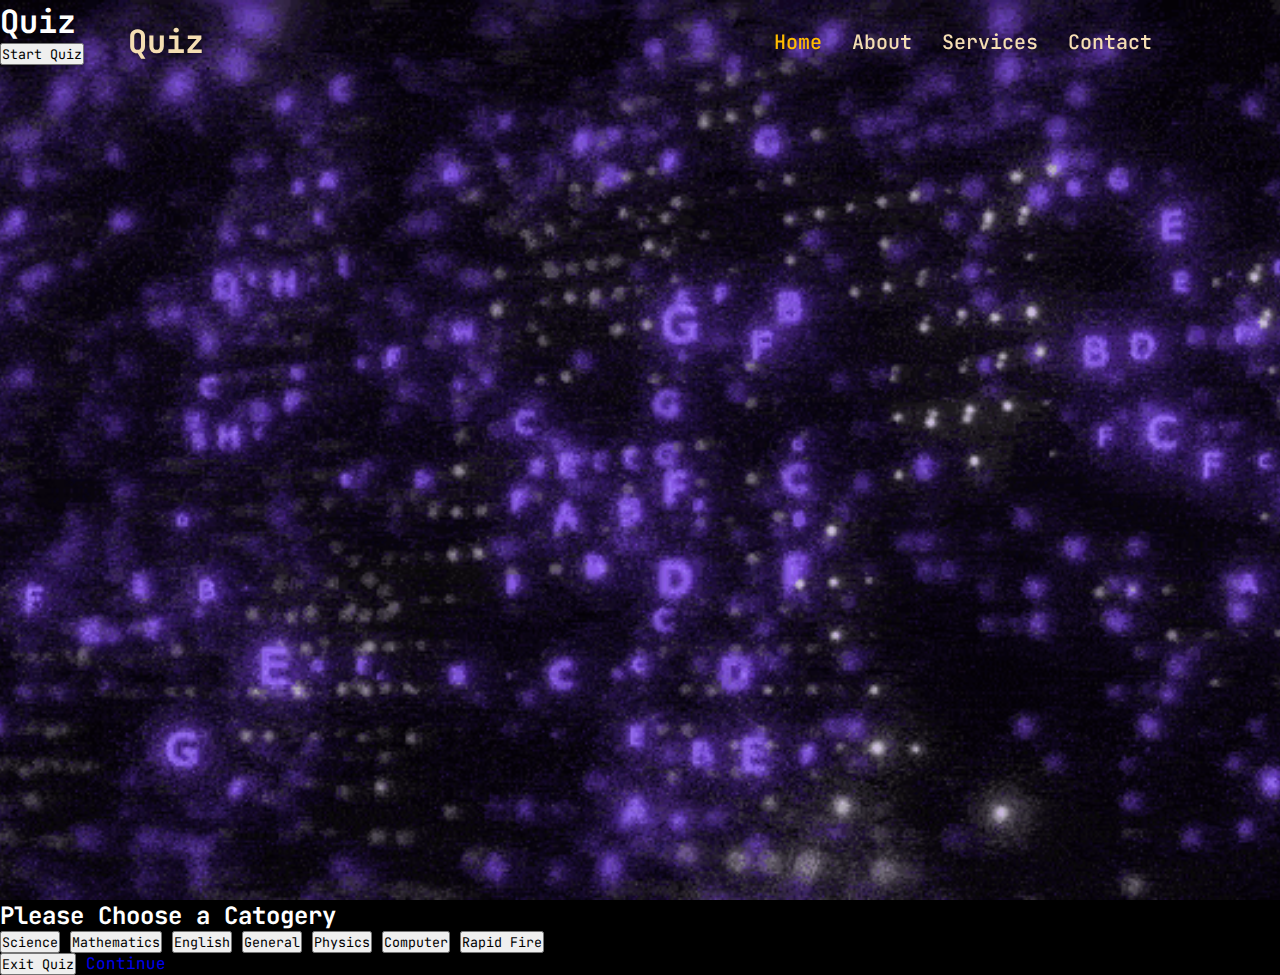
<file: index.html>
<!DOCTYPE html>
<html">
<head>
    <title>Quiz App</title>
    <link rel="stylesheet" href="style.css">
</head>
<body>
    <main class="main">
        <header class="header">
            <a class="logo">Quiz</a>
            
            <nav class="navbar">
                <a href="#" class="active">Home</a>
                <a href="about us.html">About</a>
                <a href="#">Services</a>
                <a href="#">Contact</a>
            </nav>
        </header>

        <div class="container">
            <section class="quiz-section">
                
            </section>

            <section class="home">
                <div class="home-content">
                    <h1>Quiz</h1>
                    <button class="start-btn">Start Quiz</button>
                </div>
            </section>
        </div>
    </main>

    <div class="popup-info">
        <h2>Please Choose a Catogery</h2>
        <button class="info science-cat">Science</button>
        <button class="info maths-cat">Mathematics</button>
        <button class="info english-cat">English</button>
        <button class="info general-cat">General</button>
        <button class="info physics-cat">Physics</button>
        <button class="info computer-cat">Computer</button>
        <button class="info rapid-cat">Rapid Fire</button>

        <div class="btn-group">
            <button class="info-btn exit-btn">Exit Quiz</button>
            <a href="#" class="info-btn continue-btn">Continue</a>
        </div>
    </div>
    <script src="script.js"></script>
</body>
</html>
</file>
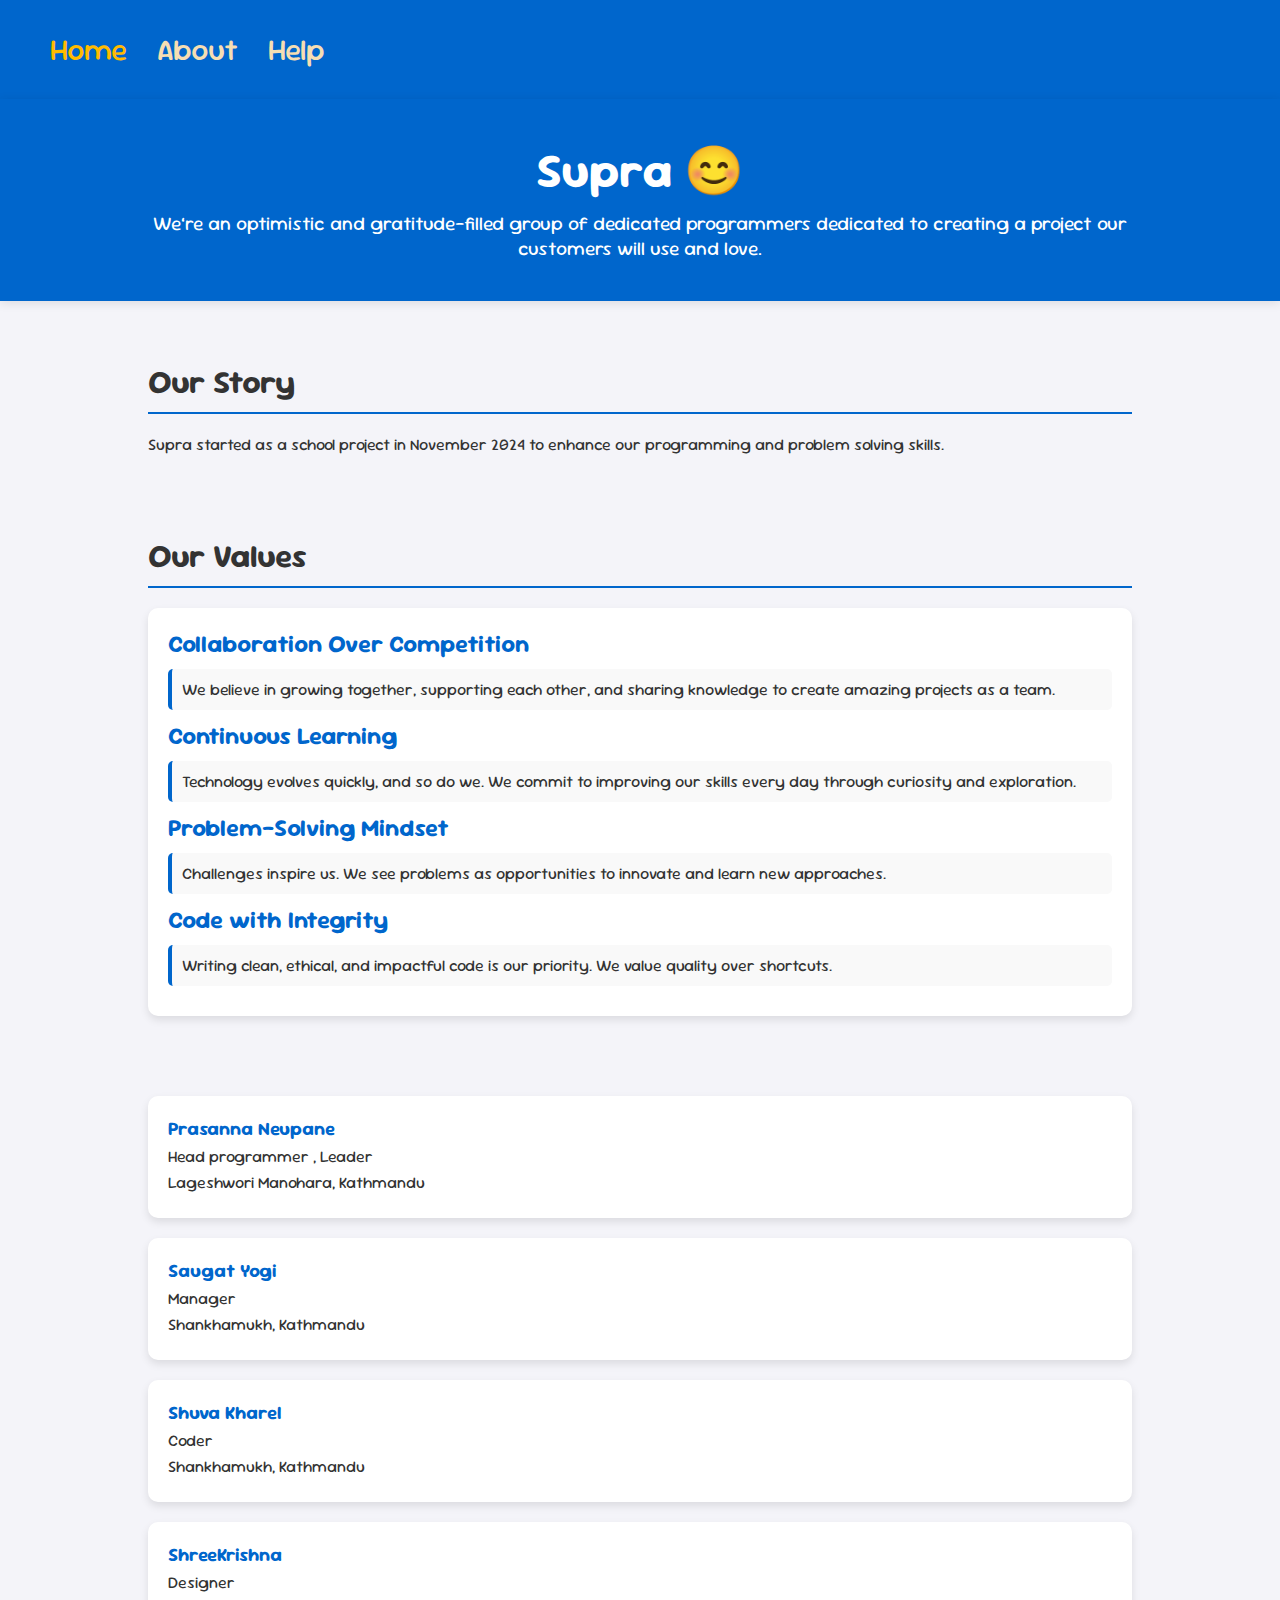
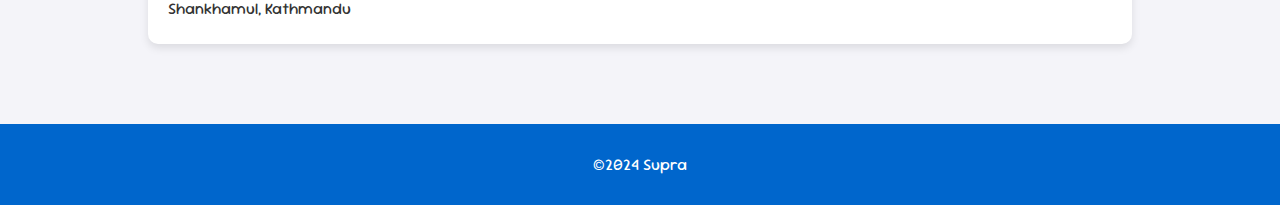
<file: about.html>
<!DOCTYPE html>
<html lang="en">

<head>
    <title>SuPra | About Us</title>
    <link rel="stylesheet" href="about.css">
</head>

<body>
    <header class="header">
        <nav class="navbar">
            <a href="index.html" class="active">Home</a>
            <a href="about.html">About</a>
            <a href="help.html">Help</a>
        </nav>
    </header>
    <header class="header">
        <div class="container">
            <h1><big>Supra 😊</big></h1>
            <p>We’re an optimistic and gratitude-filled group of dedicated programmers dedicated to creating a
                project our customers will use and love.</p>
        </div>
    </header>

    <section class="our-story">
        <div class="container">
            <h2>Our Story</h2>
            <p>Supra started as a school project in November 2024 to enhance our programming and problem solving
                skills.</p>
        </div>
    </section>

    <section class="values">
        <div class="container">
            <h2>Our Values</h2>
            <div class="value">
                <h3>Collaboration Over Competition</h3>
                <ul>
                    <li>We believe in growing together, supporting each other, and sharing knowledge to create
                        amazing projects as a team.</li>
                </ul>

                <h3>Continuous Learning</h3>
                <ul>
                    <li> Technology evolves quickly, and so do we. We commit to improving our skills every day
                        through curiosity and exploration.
                    </li>
                </ul>

                <h3>Problem-Solving Mindset</h3>
                <ul>
                    <li> Challenges inspire us. We see problems as opportunities to innovate and learn new
                        approaches.
                    </li>
                </ul>

                <h3> Code with Integrity </h3>
                <ul>
                    <li> Writing clean, ethical, and impactful code is our priority. We value quality over
                        shortcuts.

                    </li>
                </ul>

            </div>

    </section>

    <section class="team">
        <div class="container">
            <div class="team-member">
                <h3>Prasanna Neupane</h3>
                <p>Head programmer , Leader</p>
                <p>Lageshwori Manohara, Kathmandu</p>
            </div>
            <div class="team-member">
                <h3>Saugat Yogi</h3>
                <p>Manager</p>
                <p>Shankhamukh, Kathmandu</p>
            </div>
            <div class="team-member">
                <h3>Shuva Kharel</h3>
                <p>Coder</p>
                <p>Shankhamukh, Kathmandu</p>
            </div>
            <div class="team-member">
                <h3>ShreeKrishna</h3>
                <p>Designer</p>
                <p>Shankhamul, Kathmandu</p>
            </div>
        </div>
    </section>

    <footer class="footer">
        <div class="container">
            <p>©2024 Supra</p>
        </div>
    </footer>
</body>

</html>

</body>

</html>
</file>
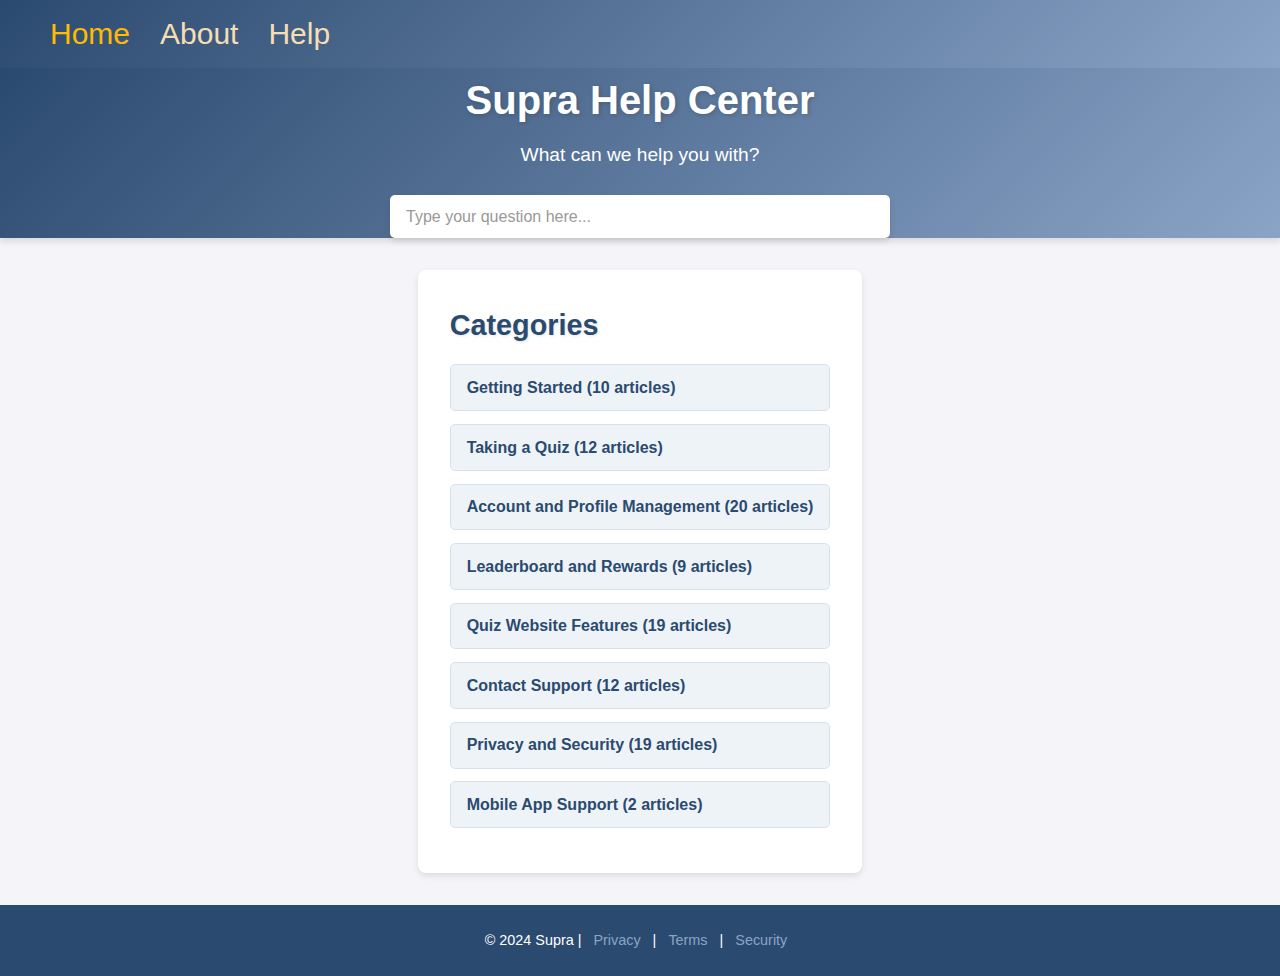
<file: help.html>
<!DOCTYPE html>
<html lang="en">

<head>
    <meta charset="UTF-8">
    <meta name="viewport" content="width=device-width, initial-scale=1.0">
    <title>Supra Help Center</title>
    <link rel="stylesheet" href="help.css">
</head>

<body>
    <header class="header">
        <nav class="navbar">
            <a href="index.html" class="active">Home</a>
            <a href="about.html">About</a>
            <a href="help.html">Help</a>
        </nav>
    </header>
    <header>
        <h1>Supra Help Center</h1>
        <p>What can we help you with?</p>
        <input type="text" placeholder="Type your question here...">
    </header>
    <main>
        <section>
            <h2>Categories</h2>
            <ul>
                <li><a href="#">Getting Started (10 articles)</a></li>
                <li><a href="#">Taking a Quiz (12 articles)</a></li>
                <li><a href="#">Account and Profile Management (20 articles)</a></li>
                <li><a href="#">Leaderboard and Rewards (9 articles)</a></li>
                <li><a href="#">Quiz Website Features (19 articles)</a></li>
                <li><a href="#">Contact Support (12 articles)</a></li>
                <li><a href="#">Privacy and Security (19 articles)</a></li>
                <li><a href="#">Mobile App Support (2 articles)</a></li>
            </ul>
        </section>
    </main>
    <footer>
        <p>&copy; 2024 Supra | <a href="#">Privacy</a> | <a href="#">Terms</a> | <a href="#">Security</a></p>
    </footer>
</body>

</html>
</file>
<file: style.css>
@import url('https://fonts.googleapis.com/css2?family=JetBrains+Mono:ital,wght@0,100..800;1,100..800&display=swap');

*{
    margin: 0;
    padding: 0;
    font-family: "JetBrains Mono", monospace;
    box-sizing: border-box;
    text-decoration: none;
}

body{
    color: #fff;
    background: black;
}

.header{
    position: fixed;
    top: 0;
    left: 0;
    width: 100%;
    padding: 20px 10%;
    background: transparent;
    display: flex;
    justify-content: space-between;
    align-items: center;
    z-index: 100;
}

.logo{
    font-size: 32px;
    color: wheat;
    font-weight: 700;
    filter: drop-shadow(0 0 5px black);
}

.navbar a{
    font-size: 20px;
    color: wheat;
    text-decoration: none;
    font-weight: 500;
    margin-left: 20px;
}

.navbar a:hover,  a.active{
    transition: 0.5s;
    color: rgb(255, 187, 0);
}

.main{
    min-height: 100vh;
    background: url('background.gif') no-repeat;
    background-size: cover;
    background-position: center;
    pointer-events: auto;
    transition: 500ms ease;
}
</file>
<file: about.css>
/* General Styles */
@import url('https://fonts.googleapis.com/css2?family=Sour+Gummy:ital,wght@0,100..900;1,100..900&display=swap');

* {
    margin: 0;
    padding: 0;
    font-family: "Sour Gummy", sans-serif;
    box-sizing: border-box;
    text-decoration: none;
}

body,
html {
    margin: 0;
    padding: 0;
    background-color: #f4f4f9;
    color: #333;
}

.navbar {
    position: relative;
    top: 0;
    left: 0;
    width: auto;
    display: flex;
    justify-content: flex-start;
    padding: 10px 20px;
    background-color: transparent;
    z-index: 100;
}

.navbar a {
    font-size: 30px;
    color: wheat;
    text-decoration: none;
    font-weight: 500;
    margin-left: 30px;
}

.navbar a:hover,
.navbar a.active {
    transition: 0.5s;
    color: rgb(255, 187, 0);
}

.container {
    width: 80%;
    margin: 0 auto;
    padding: 20px;
}

.header {
    background-color: #0066cc;
    color: white;
    padding: 20px 0;
    text-align: center;
    box-shadow: 0 2px 10px rgba(0, 0, 0, 0.1);
}

.header h1 {
    margin: 0;
    font-size: 2.5em;
}

.header p {
    margin: 10px 0 0;
    font-size: 1.2em;
}

section {
    margin: 40px 0;
}

h2 {
    font-size: 2em;
    border-bottom: 2px solid #0066cc;
    padding-bottom: 10px;
    margin-bottom: 20px;
}

.value {
    background-color: white;
    border-radius: 10px;
    box-shadow: 0 4px 8px rgba(0, 0, 0, 0.1);
    padding: 20px;
}

.value h3 {
    font-size: 1.5em;
    color: #0066cc;
    margin-bottom: 10px;
}

.value ul {
    list-style: none;
    padding: 0;
}

.value ul li {
    background: #f9f9f9;
    border-left: 4px solid #0066cc;
    margin-bottom: 10px;
    padding: 10px;
    border-radius: 5px;
}

.team-member {
    background-color: white;
    border-radius: 10px;
    box-shadow: 0 4px 8px rgba(0, 0, 0, 0.1);
    padding: 20px;
    margin-bottom: 20px;
}

.team-member h3 {
    margin-top: 0;
    color: #0066cc;
}

.team-member p {
    margin: 5px 0;
}

.footer {
    background-color: #0066cc;
    color: white;
    text-align: center;
    padding: 10px 0;
    position: relative;
    bottom: 0;
    width: 100%;
}

.footer a {
    color: #ffd700;
    text-decoration: none;
    margin: 0 10px;
}

.footer a:hover {
    text-decoration: underline;
}

@media (max-width: 768px) {
    .container {
        width: 90%;
    }

    .header h1 {
        font-size: 2em;
    }

    .header p {
        font-size: 1em;
    }

    .value h3 {
        font-size: 1.2em;
    }

    h2 {
        font-size: 1.5em;
    }
}
</file>
<file: help.css>
* {
    margin: 0;
    padding: 0;
    box-sizing: border-box;
    font-family: 'Arial', sans-serif;
}

.navbar {
    position: relative;
    top: 0;
    left: 0;
    width: auto;
    display: flex;
    justify-content: flex-start;
    padding: 10px 20px;
    background-color: transparent;
    z-index: 100;
}

/* Navbar links */
.navbar a {
    font-size: 30px;
    color: wheat;
    text-decoration: none;
    font-weight: 500;
    margin-left: 30px;
}

.navbar a:hover,
.navbar a.active {
    transition: 0.5s;
    color: rgb(255, 187, 0);
}

body {
    line-height: 1.6;
    color: #333;
    background-color: #f4f4f9;
    display: flex;
    flex-direction: column;
    min-height: 100vh;
}

/* Header */
header {
    text-align: center;
    background: linear-gradient(135deg, #2b4a6f, #8aa4c7);
    color: #fff;
    box-shadow: 0 4px 6px rgba(0, 0, 0, 0.1);
}

header h1 {
    font-size: 2.5rem;
    margin-bottom: 0.5rem;
    text-shadow: 1px 1px 5px rgba(0, 0, 0, 0.2);
}

header p {
    font-size: 1.2rem;
    margin-bottom: 1.5rem;
}

header input[type="text"] {
    padding: 0.8rem 1rem;
    border: none;
    border-radius: 5px;
    width: 80%;
    max-width: 500px;
    font-size: 1rem;
    box-shadow: 0 3px 6px rgba(0, 0, 0, 0.1);
}

header input[type="text"]::placeholder {
    color: #999;
}

header input[type="text"]:focus {
    outline: none;
    box-shadow: 0 0 6px #fff;
    background-color: #eef3f8;
}

/* Main Section */
main {
    flex: 1;
    padding: 2rem;
    max-width: 800px;
    margin: auto;
}

main section {
    background: #fff;
    border-radius: 8px;
    box-shadow: 0 3px 6px rgba(0, 0, 0, 0.1);
    padding: 2rem;
}

main section h2 {
    font-size: 1.8rem;
    margin-bottom: 1rem;
    color: #2b4a6f;
    text-shadow: 1px 1px 3px rgba(0, 0, 0, 0.1);
}

main section ul {
    list-style: none;
    padding-left: 0;
}

main section ul li {
    margin-bottom: 0.8rem;
}

main section ul li a {
    display: block;
    padding: 0.6rem 1rem;
    background: #eef3f8;
    border: 1px solid #d8e1eb;
    border-radius: 5px;
    color: #2b4a6f;
    text-decoration: none;
    font-weight: 600;
    transition: background 0.3s, color 0.3s;
}

main section ul li a:hover {
    background: #2b4a6f;
    color: #fff;
    transform: scale(1.02);
    box-shadow: 0 2px 6px rgba(0, 0, 0, 0.2);
}

/* Footer */
footer {
    text-align: center;
    padding: 1.5rem;
    background: #2b4a6f;
    color: #fff;
    font-size: 0.9rem;
}

footer a {
    color: #8aa4c7;
    text-decoration: none;
    margin: 0 0.5rem;
}

footer a:hover {
    color: #eef3f8;
    text-decoration: underline;
}

/* Responsive Design */
@media (max-width: 768px) {
    header h1 {
        font-size: 2rem;
    }

    header input[type="text"] {
        width: 90%;
    }

    main {
        padding: 1rem;
    }

    main section {
        padding: 1.5rem;
    }
}

@media (max-width: 480px) {
    header h1 {
        font-size: 1.8rem;
    }

    header input[type="text"] {
        font-size: 0.9rem;
    }

    main section h2 {
        font-size: 1.5rem;
    }
}
</file>
